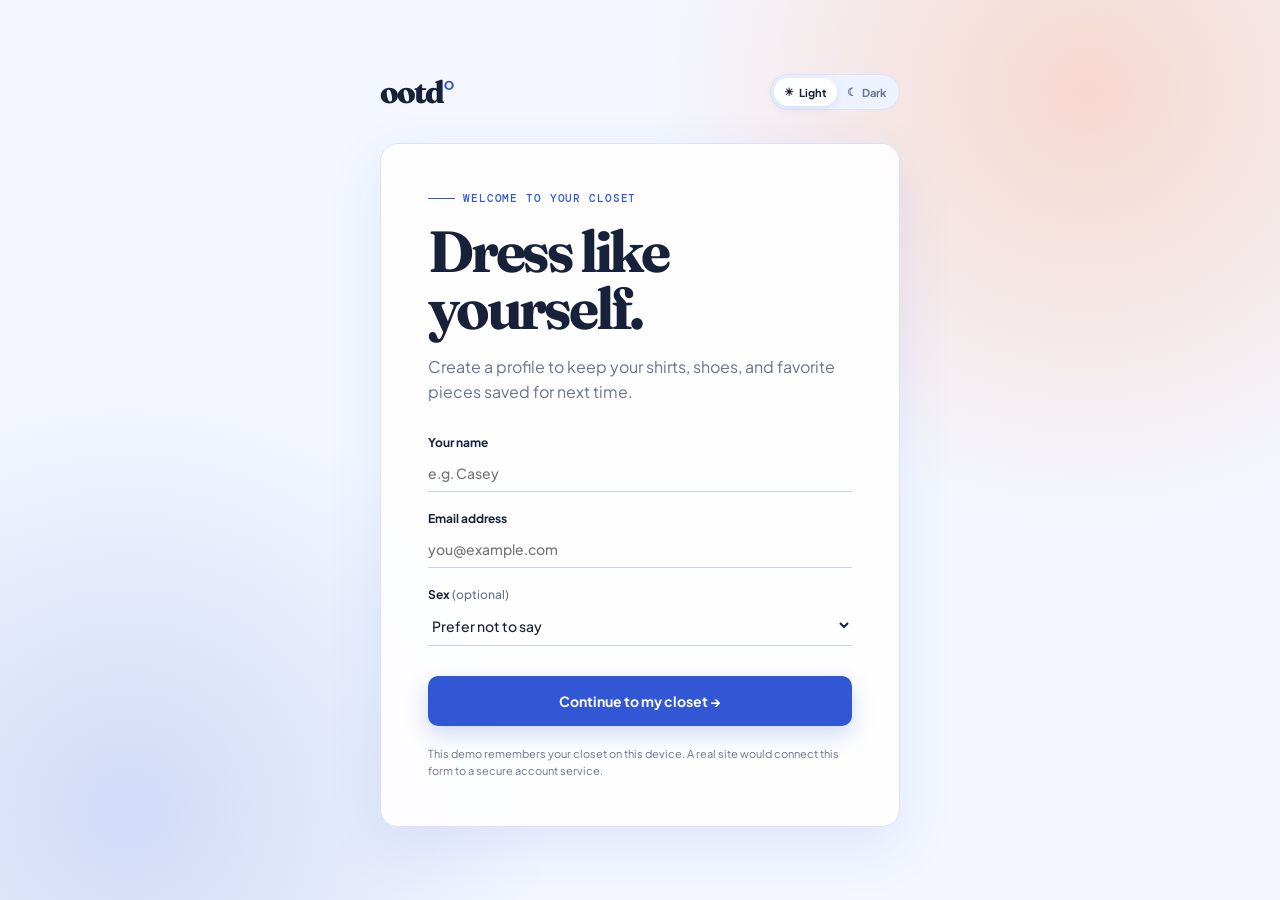
<file: index.html>
<!doctype html>
<html lang="en">
  <head>
    <meta charset="UTF-8" />
    <meta name="viewport" content="width=device-width, initial-scale=1.0" />
    <meta name="description" content="OOTD is your personal outfit picker." />
    <title>OOTD — Your daily style sidekick</title>
    <link rel="preconnect" href="https://fonts.googleapis.com" />
    <link rel="preconnect" href="https://fonts.gstatic.com" crossorigin />
    <link href="https://fonts.googleapis.com/css2?family=DM+Mono:wght@400;500&family=Fraunces:opsz,wght@9..144,600;9..144,700;9..144,800&family=Plus+Jakarta+Sans:wght@400;500;600;700;800&display=swap" rel="stylesheet" />
    <link rel="stylesheet" href="styles.css" />
  </head>
  <body>
    <div class="ambient ambient-one"></div>
    <div class="ambient ambient-two"></div>
    <header class="site-header">
      <a class="brand" href="#top" aria-label="OOTD Home">ootd<span>°</span></a>
      <nav aria-label="Main navigation">
        <a class="active" href="#generator">Pick an outfit</a>
        <a href="#closet">My closet <span class="nav-count" id="closetCount">6</span></a>
      </nav>
      <div class="account-menu"><a class="header-cta" href="#generator">Create outfit</a><span class="account-name" id="accountName">My closet</span><button class="theme-button" type="button" data-theme-toggle aria-label="Switch to dark mode" title="Switch to dark mode"><span aria-hidden="true">☾</span></button><button class="profile-button" id="logoutButton" aria-label="Sign out" title="Sign out">ME</button></div>
    </header>

    <main id="top">
      <section class="hero" aria-labelledby="heroTitle">
        <div class="eyebrow"><span></span> Your personal style sidekick</div>
        <h1 id="heroTitle">Getting dressed<br />should feel <em>easy.</em></h1>
        <p>Build your closet once, then let OOTD make the little decisions for you.</p>
        <a class="text-link" href="#generator">Make today’s outfit <span>↘</span></a>
        <div class="hero-doodle" aria-hidden="true">
          <div class="sun"><i></i><i></i><i></i><i></i></div>
          <span>good<br />morning</span>
        </div>
      </section>

      <section class="generator section-card" id="generator" aria-labelledby="generatorTitle">
        <div class="section-heading">
          <div><span class="section-number">01</span><h2 id="generatorTitle">What are we feeling?</h2></div>
          <p>Tell us what you need and we’ll pull a look from your closet.</p>
        </div>
        <form id="outfitForm" class="outfit-form">
          <label class="field-label" for="occasion">The occasion</label>
          <div class="occasion-pills" role="group" aria-label="Occasion">
            <button type="button" class="pill selected" data-occasion="Everyday">Everyday</button>
            <button type="button" class="pill" data-occasion="Going out">Going out</button>
            <button type="button" class="pill" data-occasion="Work / school">Work / school</button>
            <button type="button" class="pill" data-occasion="Cozy day">Cozy day</button>
          </div>
          <input type="hidden" id="occasion" value="Everyday" />
          <div class="form-grid">
            <label class="select-field">Weather
              <select id="weather"><option>Warm</option><option>Cool</option><option>Rainy</option><option>Any weather</option></select>
            </label>
            <label class="select-field">Vibe
              <select id="vibe"><option>Surprise me</option><option>Casual</option><option>Put together</option><option>Bold</option></select>
            </label>
          </div>
          <div class="toggle-row">
            <span><strong>Include accessories</strong><small>Pick from watches, glasses & more</small></span>
            <label class="switch"><input id="accessories" type="checkbox" checked /><span></span></label>
          </div>
          <button class="generate-button" type="submit"><span>✦</span> Create my outfit</button>
        </form>
      </section>

      <section id="result" class="result hidden" aria-live="polite">
        <div class="result-intro"><span class="section-number">Today’s pick</span><h2>Here’s your look.</h2><p id="resultSummary">A little something pulled just for you.</p></div>
        <div class="outfit-display" id="outfitDisplay"></div>
        <div class="result-actions"><button id="reroll" class="secondary-button">↻ Pick another</button><a href="#closet" class="text-link">Edit my closet <span>↘</span></a></div>
      </section>

      <section class="closet section-card" id="closet" aria-labelledby="closetTitle">
        <div class="section-heading closet-heading">
          <div><span class="section-number">02</span><h2 id="closetTitle">Your closet</h2></div>
          <p>The more you add, the better the outfits get.</p>
        </div>
        <div class="closet-layout">
          <form id="addItemForm" class="add-item-form">
            <h3>Add a piece</h3>
            <label>Item name<input id="itemName" required placeholder="e.g. Ribbed t-shirt" /></label>
            <div class="small-fields"><label>Type<select id="itemType"><option>Top</option><option>Bottom</option><option>Dress</option><option>Shoes</option><option>Hat</option><option>Watch</option><option>Accessory</option><option>Layer</option></select></label><label>Color<input id="itemColor" required placeholder="e.g. Forest green" /><small class="color-hint">The item picture updates to this color.</small></label></div>
            <label>Size <input id="itemSize" placeholder="e.g. Medium" /></label>
            <button class="add-button" type="submit">Add to closet <span>+</span></button>
          </form>
          <div class="closet-items" id="closetScene"><div class="closet-toolbar"><h3>Everything you own</h3><div class="filters" id="filters"><button class="filter active" data-filter="All">All</button><button class="filter" data-filter="Top">Tops</button><button class="filter" data-filter="Bottom">Bottoms</button><button class="filter" data-filter="Dress">Dresses</button><button class="filter" data-filter="Shoes">Shoes</button><button class="filter" data-filter="Hat">Hats</button><button class="filter" data-filter="Watch">Watches</button></div></div><p class="closet-tip">Choose a piece and pull it out of the closet.</p><div class="wardrobe"><div class="wardrobe-rail" aria-hidden="true"></div><div id="itemsGrid" class="items-grid"></div></div></div>
        </div>
      </section>
    </main>
    <footer><span>OOTD</span><p>Made for uncomplicated mornings.</p><span>© 2025</span></footer>
    <script src="theme.js"></script>
    <script src="script.js"></script>
  </body>
</html>
</file>
<file: styles.css>
:root {
  --ink:#17213a; --paper:#f4f7ff; --orange:#3157d5; --yellow:#ff8652;
  --line:#dbe2f3; --muted:#68738c;
  --surface:#ffffff; --surface-soft:#edf2ff; --primary-soft:#e5ebff; --accent-soft:#fff0e9;
  --card:rgba(255,255,255,.9); --field-line:#c7d1e8;
}
[data-theme="dark"]{--ink:#f8eded;--paper:#171112;--orange:#e58a96;--yellow:#f0b4ae;--line:#493336;--muted:#baa9ac;--surface:#241a1c;--surface-soft:#302225;--primary-soft:#4a292f;--accent-soft:#44262a;--card:rgba(36,26,28,.94);--field-line:#5b4145}
* { box-sizing:border-box; }
html { scroll-behavior:smooth; }
body { margin:0; background:var(--paper); color:var(--ink); font-family:'Plus Jakarta Sans',sans-serif; }
.ambient { position:fixed; border-radius:50%; filter:blur(70px); opacity:.2; pointer-events:none; z-index:-1; }
.ambient-one { width:340px; height:340px; background:var(--yellow); top:-110px; right:-70px; }
.ambient-two { width:300px; height:300px; background:var(--orange); bottom:10%; left:-150px; }
.site-header { height:78px; max-width:1240px; margin:auto; padding:0 28px; display:flex; align-items:center; justify-content:space-between; border-bottom:1px solid var(--line); }
.brand { font:800 31px 'Fraunces',serif; letter-spacing:-2px; color:var(--ink); text-decoration:none; }
.brand span { color:var(--orange); }
nav,.account-menu { display:flex; align-items:center; gap:24px; }
nav a { color:var(--muted); text-decoration:none; font-size:14px; font-weight:600; }
nav a.active,nav a:hover { color:var(--ink); }
.nav-count { display:inline-grid; place-items:center; width:20px; height:20px; margin-left:4px; border-radius:50%; background:var(--primary-soft); font-size:11px; color:var(--orange); }
.account-name { font-size:12px; font-weight:600; color:var(--muted); }
.profile-button { width:34px; height:34px; border:0; border-radius:50%; background:var(--ink); color:var(--paper); font:500 11px 'DM Mono'; cursor:pointer; }
.theme-button{display:grid;place-items:center;width:34px;height:34px;padding:0;border:1px solid var(--line);border-radius:50%;background:var(--surface);color:var(--ink);font-size:16px;cursor:pointer;transition:transform .2s,background .2s}.theme-button:hover{transform:rotate(10deg);background:var(--primary-soft)}
.header-cta{padding:9px 14px;border-radius:8px;background:var(--orange);color:#fff;font-size:12px;font-weight:700;text-decoration:none;box-shadow:0 5px 14px color-mix(in srgb,var(--orange) 24%,transparent);transition:transform .2s,filter .2s}.header-cta:hover{filter:brightness(.96);transform:translateY(-1px)}
main { max-width:1100px; margin:auto; padding:0 28px 90px; }
.hero { position:relative; max-width:680px; padding:100px 0 108px; }
.eyebrow,.section-number { font:500 11px 'DM Mono'; letter-spacing:.08em; text-transform:uppercase; color:var(--orange); }
.eyebrow { display:flex; gap:8px; align-items:center; }
.eyebrow span { width:27px; border-top:1px solid var(--orange); }
h1 { margin:18px 0 24px; font:700 clamp(50px,8vw,88px)/.98 'Fraunces',serif; letter-spacing:-.055em; }
h1 em { color:var(--orange); font-weight:600; }
p { color:var(--muted); line-height:1.55; }
.hero p { max-width:445px; font-size:17px; }
.text-link { display:inline-flex; gap:8px; margin-top:19px; padding-bottom:4px; border-bottom:1px solid var(--ink); color:var(--ink); font-size:14px; font-weight:700; text-decoration:none; }
.text-link span { color:var(--orange); font-size:18px; line-height:13px; }
.hero-doodle { position:absolute; right:-210px; top:130px; width:210px; height:150px; transform:rotate(-7deg); color:var(--muted); font:600 19px 'Fraunces'; }
.hero-doodle span { position:absolute; right:4px; bottom:0; line-height:.95; }
.sun { position:absolute; left:20px; top:4px; width:42px; height:42px; border:2px solid var(--yellow); border-radius:50%; }
.sun i { position:absolute; left:19px; top:-13px; width:2px; height:8px; background:var(--yellow); transform-origin:1px 34px; }
.sun i:nth-child(2){transform:rotate(90deg)}.sun i:nth-child(3){transform:rotate(180deg)}.sun i:nth-child(4){transform:rotate(270deg)}
.section-card { padding:48px; border:1px solid var(--line); border-radius:18px; background:var(--card); box-shadow:0 16px 40px rgba(49,87,213,.07); }
.section-heading { display:flex; justify-content:space-between; gap:40px; align-items:flex-start; padding-bottom:27px; border-bottom:1px solid var(--line); }
.section-heading h2,.result h2 { margin:8px 0 0; font:700 37px/1 'Fraunces'; letter-spacing:-.045em; }
.section-heading p { max-width:255px; margin:0; font-size:14px; }
.outfit-form { max-width:670px; padding-top:30px; }
.field-label,.select-field,.add-item-form label { display:block; margin-bottom:12px; font-size:13px; font-weight:700; }
.occasion-pills,.filters { display:flex; flex-wrap:wrap; gap:8px; }
.occasion-pills { margin-bottom:25px; }
.pill,.filter { padding:10px 15px; border:1px solid transparent; border-radius:50px; background:var(--surface-soft); color:#52617e; font:600 12px 'Plus Jakarta Sans'; cursor:pointer; }
.pill.selected { background:var(--ink); color:#fff; }
.form-grid,.small-fields { display:grid; grid-template-columns:1fr 1fr; gap:16px; }
.select-field { margin:0; color:var(--muted); }
.select-field select,.add-item-form input,.add-item-form select,.login-form input,.login-form select { display:block; width:100%; margin-top:3px; padding:11px 0 9px; border:0; border-bottom:1px solid var(--field-line); border-radius:0; outline-color:var(--orange); background:transparent; color:var(--ink); font:500 14px 'Plus Jakarta Sans'; }
.toggle-row { display:flex; justify-content:space-between; align-items:center; margin-top:29px; padding-top:21px; border-top:1px solid var(--line); }
.toggle-row strong,.toggle-row small { display:block; }.toggle-row strong { font-size:13px; }.toggle-row small { margin-top:3px; color:var(--muted); font-size:12px; }
.switch input { display:none; }.switch span { display:block; width:43px; height:24px; padding:3px; border-radius:20px; background:#d9d5cc; cursor:pointer; }.switch span:before { content:''; display:block; width:18px; height:18px; border-radius:50%; background:#fff; transition:.2s; }.switch input:checked+span { background:var(--orange); }.switch input:checked+span:before { transform:translateX(19px); }
.generate-button { width:100%; margin-top:29px; padding:16px 18px; border:0; border-radius:10px; background:var(--orange); color:#fff; font:700 14px 'Plus Jakarta Sans'; cursor:pointer; box-shadow:0 9px 22px rgba(49,87,213,.22); transition:.2s; }.generate-button:hover,.add-button:hover { filter:brightness(.96); transform:translateY(-2px); }
.result { margin-top:28px; padding:47px 48px 38px; border-radius:18px; background:linear-gradient(135deg,#ff8652,#ff9d75); box-shadow:0 18px 40px rgba(255,134,82,.18); }.hidden { display:none; }.result-intro h2{margin-top:7px;color:#fff}.result-intro p{margin:10px 0 24px;color:#672c18}.result .section-number{color:#fff}.result .text-link{border-color:#fff;color:#fff}.result .text-link span{color:#fff}
.outfit-display { display:grid; grid-template-columns:1.35fr repeat(4,1fr); gap:12px; }
.model-card { position:relative; min-height:210px; overflow:hidden; display:flex; justify-content:center; border:1px solid rgba(23,33,58,.1); border-radius:12px; background:#fff7f3; }
.model-label,.model-caption { position:absolute; z-index:2; color:#8b7540; font:500 9px 'DM Mono'; letter-spacing:.06em; text-transform:uppercase; }.model-label{top:13px;left:14px}.model-caption{bottom:12px;text-align:center}
.fashion-model{position:relative;width:108px;height:188px;margin-top:21px}.model-head{position:absolute;top:0;left:38px;width:32px;height:37px;border-radius:48% 48% 44% 44%;background:#d99b72;z-index:3}.model-head:before{content:'';position:absolute;top:-4px;left:-3px;width:38px;height:17px;border-radius:50% 55% 38% 42%;background:#312520}.model-neck{position:absolute;top:31px;left:48px;width:13px;height:18px;background:#d99b72}.model-top{position:absolute;top:43px;left:23px;width:63px;height:61px;background:var(--top-color);clip-path:polygon(25% 0,75% 0,100% 20%,86% 100%,14% 100%,0 20%)}.model-top i,.model-top b{position:absolute;top:11px;width:15px;height:53px;background:var(--top-color);border-radius:9px}.model-top i{left:-8px;transform:rotate(8deg)}.model-top b{right:-8px;transform:rotate(-8deg)}.model-bottom{position:absolute;top:101px;left:31px;width:48px;height:61px;background:var(--bottom-color);clip-path:polygon(0 0,100% 0,88% 100%,56% 100%,50% 29%,44% 100%,12% 100%)}.model-shoes{position:absolute;top:160px;left:28px;width:55px;height:18px}.model-shoes i,.model-shoes b{position:absolute;bottom:0;width:27px;height:10px;border-radius:8px 8px 4px 4px;background:var(--shoe-color)}.model-shoes i{left:0}.model-shoes b{right:0}
.outfit-piece { display:flex; flex-direction:column; justify-content:space-between; min-height:152px; padding:17px; border:1px solid rgba(23,33,58,.1); border-radius:12px; background:#fff8f4; }.piece-icon{font-size:34px;line-height:1}.piece-type{font:500 10px 'DM Mono';letter-spacing:.06em;text-transform:uppercase;color:#9e4828}.piece-name{margin-top:7px;font:700 15px 'Plus Jakarta Sans';line-height:1.2}.piece-meta{margin-top:3px;color:#8a5847;font-size:12px}
.result-actions { display:flex; justify-content:space-between; align-items:center; margin-top:24px; }.secondary-button { padding:10px 14px; border:1px solid #fff; border-radius:8px; background:rgba(255,255,255,.15); color:#fff; font:700 12px 'Plus Jakarta Sans'; cursor:pointer; }.result .text-link{margin:0}
.closet { margin-top:80px; }.closet-layout { display:grid; grid-template-columns:275px 1fr; gap:55px; padding-top:34px; }.add-item-form{padding:23px;background:var(--surface-soft)}.add-item-form h3,.closet-toolbar h3{margin:0 0 23px;font:700 19px 'Fraunces'}.add-item-form label{margin-bottom:19px;color:#64708b;font-size:11px}.add-button{width:100%;margin-top:5px;padding:12px;border:0;border-radius:8px;background:var(--ink);color:#fff;font:700 12px 'Plus Jakarta Sans';cursor:pointer}.closet-toolbar{display:flex;justify-content:space-between;align-items:center;margin-bottom:17px}.closet-toolbar h3{margin:0}.filter{padding:6px 9px;font-size:11px}.filter.active{background:var(--primary-soft);color:var(--orange)}.items-grid{display:grid;grid-template-columns:repeat(2,1fr);gap:10px}.closet-item{position:relative;min-height:118px;padding:15px;border:1px solid var(--line);background:#fff}.item-swatch{width:25px;height:25px;margin-bottom:12px;border:1px solid rgba(0,0,0,.09);border-radius:50%}.item-type{color:var(--orange);font:500 10px 'DM Mono';letter-spacing:.04em;text-transform:uppercase}.item-name{margin-top:3px;font-size:13px;font-weight:700}.item-details{margin-top:2px;color:var(--muted);font-size:11px}.remove{position:absolute;top:8px;right:8px;border:0;background:transparent;color:#a7afc0;font-size:18px;cursor:pointer}
.color-hint{display:block;margin-top:5px;color:#938d83;font-size:9px;font-weight:500;line-height:1.25}.garment{position:relative;width:42px;height:32px;margin:0 0 8px;background:var(--garment-color)}.garment-top{width:32px;height:30px;margin-left:5px;border-radius:3px 3px 6px 6px}.garment-top:before,.garment-top:after{content:'';position:absolute;top:2px;width:15px;height:16px;background:var(--garment-color)}.garment-top:before{left:-10px;clip-path:polygon(100% 0,100% 100%,0 75%,15% 10%)}.garment-top:after{right:-10px;clip-path:polygon(0 0,0 100%,100% 75%,85% 10%)}.garment-top i{position:absolute;z-index:2;top:0;left:10px;width:12px;height:6px;border:2px solid #fff;border-top:0;border-radius:0 0 8px 8px}.garment-bottom{width:32px;height:34px;margin-left:5px;clip-path:polygon(0 0,100% 0,86% 100%,54% 100%,50% 28%,45% 100%,13% 100%)}.garment-shoes{width:42px;height:15px;margin-top:15px;border-radius:12px 4px 5px 5px}.garment-accessory{width:25px;height:25px;margin-left:8px;border:5px solid var(--garment-color);border-radius:50%;background:transparent}.garment-layer{width:32px;height:32px;margin-left:5px;border-radius:5px;background:var(--garment-color);box-shadow:-6px 2px 0 color-mix(in srgb,var(--garment-color) 80%,#fff)}
.garment-hat{width:31px;height:19px;margin:5px 0 8px 6px;border-radius:15px 15px 3px 3px}.garment-hat:after{content:'';position:absolute;left:-7px;bottom:-4px;width:45px;height:7px;border-radius:50%;background:var(--garment-color);box-shadow:0 2px 0 rgba(0,0,0,.1)}.garment-watch{width:17px;height:25px;margin:2px 0 10px 12px;border:5px solid var(--garment-color);border-radius:50%;background:var(--surface)}.garment-watch:before,.garment-watch:after{content:'';position:absolute;left:2px;width:5px;height:9px;background:var(--garment-color)}.garment-watch:before{top:-11px}.garment-watch:after{bottom:-11px}.garment-watch i{position:absolute;top:3px;left:5px;width:1px;height:5px;background:var(--ink);transform-origin:bottom;transform:rotate(35deg)}
footer{display:flex;justify-content:space-between;padding:27px max(28px,calc((100vw - 1100px)/2));border-top:1px solid var(--line);color:var(--muted);font-size:12px}footer span:first-child{color:var(--ink);font:700 18px 'Fraunces'}footer p{margin:0;font-size:12px}
.login-page{min-height:100vh;display:grid;place-items:center;padding:32px;background:radial-gradient(circle at 85% 10%,color-mix(in srgb,var(--yellow) 28%,transparent) 0,transparent 32%),radial-gradient(circle at 10% 90%,color-mix(in srgb,var(--orange) 18%,transparent) 0,transparent 30%),var(--paper)}.login-wrap{width:min(100%,520px);padding:0}.login-topbar{display:flex;align-items:center;justify-content:space-between;margin-bottom:32px}.login-brand{display:block;margin:0}.theme-choice{display:flex;padding:3px;border:1px solid var(--line);border-radius:999px;background:var(--surface-soft)}.theme-choice button{display:flex;align-items:center;gap:5px;padding:7px 10px;border:0;border-radius:999px;background:transparent;color:var(--muted);font:700 11px 'Plus Jakarta Sans';cursor:pointer}.theme-choice button.active{background:var(--surface);color:var(--ink);box-shadow:0 2px 8px rgba(49,87,213,.12)}.login-card{padding:47px;border:1px solid var(--line);border-radius:18px;background:var(--card);box-shadow:0 20px 55px rgba(49,87,213,.1)}.login-card h1{font-size:58px;margin-bottom:18px}.login-form{margin-top:30px}.login-form label{display:block;margin-top:19px;font-size:12px;font-weight:700}.login-form .generate-button{margin-top:30px}.login-note{margin:19px 0 0;font-size:11px}
.optional{color:var(--muted);font-weight:500}
@media(max-width:760px){.site-header{padding:0 20px}nav{display:none}.account-menu{gap:10px}.account-name{display:none}.header-cta{padding:8px 10px}main{padding:0 20px 55px}.hero{padding:70px 0}.hero-doodle{display:none}.section-card,.result{padding:28px 22px}.section-heading,.closet-toolbar{display:block}.section-heading p{margin-top:16px}.closet-layout{grid-template-columns:1fr;gap:26px}.outfit-display{grid-template-columns:1fr 1fr}.model-card{grid-column:span 2}.closet-toolbar h3{margin-bottom:12px}.items-grid{grid-template-columns:1fr 1fr}footer{padding:22px 20px}.form-grid{gap:10px}.login-page{padding:20px}.login-card{padding:30px 24px}.login-card h1{font-size:48px}}
.dress-form{position:relative;width:112px;height:187px;margin-top:17px}.mannequin-finial{position:absolute;z-index:3;top:0;left:51px;width:10px;height:15px;border-radius:50% 50% 35% 35%;background:#594236}.mannequin-finial:before{content:'';position:absolute;top:-4px;left:3px;width:4px;height:7px;border-radius:50%;background:#866957}.mannequin-neck{position:absolute;z-index:2;top:13px;left:45px;width:21px;height:21px;border-radius:45% 45% 25% 25%;background:#eee7dc;border:1px solid #d8ccbd}.mannequin-torso{position:absolute;z-index:2;top:27px;left:24px;width:64px;height:94px;overflow:hidden;border:1px solid #d8ccbd;border-radius:42% 42% 16% 16%/16% 16% 9% 9%;background:#eee7dc}.mannequin-top{height:52%;background:var(--top-color)}.mannequin-bottom{height:48%;background:var(--bottom-color);border-top:2px solid rgba(255,255,255,.45)}.mannequin-pole{position:absolute;z-index:1;top:116px;left:54px;width:5px;height:47px;border-radius:4px;background:#493a32}.mannequin-base{position:absolute;bottom:9px;left:22px;width:70px;height:11px;border-radius:50% 50% 5px 5px;background:#493a32;box-shadow:0 3px 0 #2f2520}
.photo-mannequin{position:absolute;inset:24px 8px 23px;overflow:hidden;display:flex;justify-content:center;background:#f9f8f6}.photo-mannequin img{width:100%;height:100%;object-fit:contain;object-position:center top;filter:contrast(.96) brightness(1.04)}.photo-mannequin i{position:absolute;top:0;left:0;width:37%;height:5%;background:#f9f8f6}
.fake-person{position:relative;width:108px;height:188px;margin-top:21px}.fake-head{position:absolute;z-index:3;top:0;left:38px;width:32px;height:37px;border:1px solid #d9d4ca;border-radius:48% 48% 44% 44%;background:#f0eee9}.fake-head:after{content:'';position:absolute;top:15px;left:9px;width:13px;height:4px;border-bottom:1px solid #c5bfb4;border-radius:50%}.fake-neck{position:absolute;top:31px;left:48px;width:13px;height:18px;background:#f0eee9}.fake-top{position:absolute;top:43px;left:23px;width:63px;height:61px;background:var(--top-color);clip-path:polygon(25% 0,75% 0,100% 20%,86% 100%,14% 100%,0 20%)}.fake-top i,.fake-top b{position:absolute;top:11px;width:15px;height:53px;background:#f0eee9;border:1px solid #d9d4ca;border-radius:9px}.fake-top i{left:-8px;transform:rotate(8deg)}.fake-top b{right:-8px;transform:rotate(-8deg)}.fake-bottom{position:absolute;top:101px;left:31px;width:48px;height:61px;background:var(--bottom-color);clip-path:polygon(0 0,100% 0,88% 100%,56% 100%,50% 29%,44% 100%,12% 100%)}.fake-shoes{position:absolute;top:160px;left:28px;width:55px;height:18px}.fake-shoes i,.fake-shoes b{position:absolute;bottom:0;width:27px;height:10px;border:1px solid rgba(0,0,0,.12);border-radius:8px 8px 4px 4px;background:var(--shoe-color)}.fake-shoes i{left:0}.fake-shoes b{right:0}
.fake-dress{position:absolute;top:43px;left:24px;width:62px;height:118px;background:var(--dress-color);clip-path:polygon(25% 0,75% 0,92% 19%,74% 42%,100% 100%,0 100%,26% 42%,8% 19%);box-shadow:inset 5px 0 rgba(255,255,255,.12),inset -4px -3px rgba(0,0,0,.08)}.garment-dress{width:32px;height:38px;margin-left:5px;border-radius:5px 5px 1px 1px;clip-path:polygon(25% 0,75% 0,83% 25%,100% 100%,0 100%,17% 25%);box-shadow:inset 5px 0 rgba(255,255,255,.12),inset -4px -3px rgba(0,0,0,.08)}
.fake-dress{border-radius:7px 7px 2px 2px;clip-path:polygon(27% 0,42% 0,50% 7%,58% 0,73% 0,88% 22%,72% 40%,100% 100%,0 100%,28% 40%,12% 22%)}.fake-dress:before{content:'';position:absolute;top:35%;left:13%;width:74%;height:3px;background:rgba(255,255,255,.6);box-shadow:0 2px rgba(0,0,0,.08)}.fake-dress:after{content:'';position:absolute;top:6px;left:24px;width:14px;height:7px;border:2px solid rgba(255,255,255,.72);border-top:0;border-radius:0 0 8px 8px}.garment-dress{width:34px;height:39px;margin-left:4px;border-radius:6px 6px 2px 2px;clip-path:polygon(25% 0,42% 0,50% 9%,58% 0,75% 0,88% 25%,100% 100%,0 100%,12% 25%);box-shadow:inset 5px 0 rgba(255,255,255,.14),inset -4px -3px rgba(0,0,0,.1)}.garment-dress:before{content:'';position:absolute;top:13px;left:6px;width:22px;height:2px;background:rgba(255,255,255,.6)}.garment-dress:after{content:'';position:absolute;top:3px;left:11px;width:10px;height:5px;border:1px solid rgba(255,255,255,.75);border-top:0;border-radius:0 0 7px 7px}.mannequin-dress{position:absolute;inset:0;background:var(--dress-color);clip-path:polygon(26% 0,43% 0,50% 7%,57% 0,74% 0,88% 20%,72% 41%,100% 100%,0 100%,28% 41%,12% 20%);box-shadow:inset 6px 0 rgba(255,255,255,.14),inset -4px -3px rgba(0,0,0,.08)}.mannequin-dress:before{content:'';position:absolute;top:38%;left:12%;width:76%;height:3px;background:rgba(255,255,255,.65);box-shadow:0 2px rgba(0,0,0,.08)}.mannequin-dress:after{content:'';position:absolute;top:4px;left:24px;width:14px;height:7px;border:2px solid rgba(255,255,255,.75);border-top:0;border-radius:0 0 8px 8px}
.dress-form.dress-look .mannequin-torso{top:27px;left:12px;width:88px;height:123px;border:0;border-radius:0;background:transparent;overflow:visible}.dress-form.dress-look .mannequin-pole{top:146px}.dress-form.dress-look .mannequin-dress{filter:drop-shadow(2px 4px 2px rgba(61,42,20,.16))}
.piece-icon{display:grid;place-items:center;width:43px;height:43px;border:1px solid rgba(255,134,82,.2);border-radius:12px;background:var(--accent-soft);font-size:22px;box-shadow:inset 0 1px rgba(255,255,255,.8),0 3px 6px rgba(255,134,82,.08)}.closet{position:relative;perspective:1100px}.closet:before{content:'';position:absolute;inset:16px -11px -14px 11px;z-index:-1;border:1px solid #cdd8f3;border-radius:18px;background:#dfe7fa;transform:rotateX(2deg) rotateY(-1deg);box-shadow:0 23px 36px rgba(49,87,213,.1)}.add-item-form{border:1px solid #d4def4;border-radius:12px;box-shadow:7px 9px 0 #dce5f8}.closet-items{padding:12px;border-radius:12px;background:linear-gradient(135deg,#f4f7ff,#e8eefc);border:1px solid #d7e0f3;box-shadow:inset 0 1px rgba(255,255,255,.8),0 14px 24px rgba(49,87,213,.07)}.closet-item{overflow:hidden;border-color:#d9e1f1;border-radius:10px;box-shadow:0 7px 0 #d9e2f5,0 12px 17px rgba(49,87,213,.08);transform:translateZ(0);transition:transform .2s ease,box-shadow .2s ease}.closet-item:before{content:'';position:absolute;inset:0;background:linear-gradient(125deg,rgba(255,255,255,.72),transparent 38%);pointer-events:none}.closet-item:hover{z-index:2;transform:translateY(-5px) rotateX(3deg) rotateY(-2deg);box-shadow:0 10px 0 #d9e2f5,0 20px 24px rgba(49,87,213,.14)}.garment{filter:drop-shadow(2px 4px 2px rgba(23,33,58,.16));transform:translateY(-1px)}.garment-top{box-shadow:inset 5px 0 rgba(255,255,255,.13),inset -4px -3px rgba(0,0,0,.08)}.garment-bottom{box-shadow:inset 4px 0 rgba(255,255,255,.12)}.garment-shoes{box-shadow:inset 4px 0 rgba(255,255,255,.17),0 2px 0 rgba(0,0,0,.1)}
.piece-icon .garment{margin:0;transform:scale(.72);filter:drop-shadow(1px 2px 1px rgba(23,33,58,.16))}.piece-icon .garment-shoes{margin-top:0}.piece-icon .garment-accessory{margin-left:0}.piece-icon .garment-layer{margin-left:0}.piece-icon .garment-dress{margin-left:0}
.find-item{display:inline-flex;align-items:center;gap:5px;margin-top:11px;padding:0 0 3px;border:0;border-bottom:1px solid currentColor;background:transparent;color:#8a5847;font:700 10px 'Plus Jakarta Sans';cursor:pointer}.find-item:hover{color:var(--orange)}.closet-item.located{animation:locate-item 1.8s ease;outline:3px solid var(--yellow);outline-offset:4px}@keyframes locate-item{0%,35%{transform:translateY(-5px) scale(1.035);box-shadow:0 0 0 8px color-mix(in srgb,var(--yellow) 25%,transparent)}100%{transform:translateZ(0)}}
[data-theme="dark"] .find-item{color:#87412b}
.wardrobe .closet-item{overflow:visible}
.wardrobe .closet-item{cursor:pointer;touch-action:manipulation;-webkit-tap-highlight-color:transparent}.wardrobe .closet-item:active{transform:translateY(3px)}.wardrobe .closet-item.pulled:active{transform:translateY(18px) translateZ(180px) scale(1.12)}
.wardrobe .closet-item.pulled{transition:none;transform:translateY(12px) translateZ(210px) scale(1.24)}.wardrobe .closet-item.pulled:hover,.wardrobe .closet-item.pulled:active{transform:translateY(12px) translateZ(210px) scale(1.24)}
.hat-rack .closet-item[data-type="Hat"] .hanger{display:block;position:absolute;top:-25px;left:50%;width:52px;height:28px;transform:translateX(-50%);border-right:3px solid #66584b;border-bottom:3px solid #66584b;border-left:3px solid #66584b;clip-path:polygon(50% 0,100% 100%,0 100%)}.hat-rack .closet-item[data-type="Hat"] .hanger:before{content:'';position:absolute;top:-14px;left:21px;width:10px;height:15px;border:3px solid #66584b;border-bottom:0;border-radius:9px 9px 0 0}.hat-rack .wardrobe{background:linear-gradient(90deg,rgba(70,35,19,.1) 1px,transparent 1px),linear-gradient(180deg,#dfb887,#bd8657);background-size:54px 100%,100% 100%}
.watch-drawer .wardrobe{min-height:360px;padding:88px 30px 45px;border-top-width:26px;background:linear-gradient(90deg,rgba(85,48,26,.12) 1px,transparent 1px),linear-gradient(180deg,#bd8254 0 18%,#d5a474 18% 48%,#a96e46 48% 52%,#c78d5e 52% 82%,#925b3b 82%);background-size:64px 100%,100% 100%;box-shadow:inset 0 0 0 4px #6f422d,inset 0 18px 30px rgba(53,27,15,.3),0 15px 25px rgba(38,22,14,.18)}.watch-drawer .wardrobe-rail{display:none}.watch-drawer .wardrobe:before{content:'';position:absolute;z-index:1;top:19px;left:50%;width:70px;height:10px;transform:translateX(-50%);border:3px solid #68422e;border-top:0;border-radius:0 0 12px 12px;background:#b9845e;box-shadow:0 3px 4px rgba(54,29,17,.25)}.watch-drawer .wardrobe:after{left:12px;right:12px;bottom:18px;height:22px;border:3px solid #73452e;border-radius:3px;background:#9b603f;box-shadow:inset 0 5px 8px rgba(55,28,15,.2)}.watch-drawer .items-grid{grid-template-columns:repeat(2,minmax(0,1fr));gap:18px}.watch-drawer .closet-item{border-radius:10px;background:#f8efe4;box-shadow:0 7px 0 rgba(91,50,29,.28),0 14px 20px rgba(58,31,18,.22)}[data-theme="dark"] .watch-drawer .wardrobe{background:linear-gradient(180deg,#503326 0 18%,#684532 18% 48%,#342119 48% 52%,#5a3829 52% 82%,#2d1b15 82%)}
.closet-tip{margin:-8px 0 16px;color:var(--muted);font-size:11px}.wardrobe{position:relative;min-height:410px;padding:72px 28px 32px;border:12px solid #8b583c;border-top-width:16px;border-radius:7px;background:linear-gradient(90deg,rgba(70,35,19,.13) 1px,transparent 1px),linear-gradient(180deg,#d8ad7c,#c28d5e);background-size:54px 100%,100% 100%;box-shadow:inset 0 0 0 4px #6f422d,inset 0 15px 30px rgba(73,37,19,.24),0 15px 25px rgba(38,22,14,.13);perspective:900px}.wardrobe:after{content:'';position:absolute;left:0;right:0;bottom:112px;height:12px;border-top:3px solid #6f422d;border-bottom:3px solid #9c6847;background:#7e4c32;box-shadow:0 7px 12px rgba(59,31,17,.24)}.wardrobe-rail{position:absolute;z-index:1;top:43px;left:25px;right:25px;height:8px;border-radius:8px;background:linear-gradient(#e9d8bd,#9b8265);box-shadow:0 3px 5px rgba(50,31,20,.35)}.wardrobe-rail:before,.wardrobe-rail:after{content:'';position:absolute;top:-5px;width:8px;height:18px;border-radius:3px;background:#765039}.wardrobe-rail:before{left:4px}.wardrobe-rail:after{right:4px}.wardrobe .items-grid{position:relative;z-index:2;grid-template-columns:repeat(2,minmax(0,1fr));gap:22px 16px;transform-style:preserve-3d}.wardrobe .closet-item{min-height:176px;padding:30px 15px 14px;border-color:rgba(85,47,27,.25);border-radius:4px;background:#fffaf2;box-shadow:0 7px 0 rgba(103,61,36,.28),0 12px 18px rgba(65,35,19,.2);transform-origin:top center}.hanger{display:none}.closet-item[data-type="Top"] .hanger,.closet-item[data-type="Dress"] .hanger,.closet-item[data-type="Layer"] .hanger{display:block;position:absolute;top:-25px;left:50%;width:52px;height:28px;transform:translateX(-50%);border-right:3px solid #66584b;border-bottom:3px solid #66584b;border-left:3px solid #66584b;clip-path:polygon(50% 0,100% 100%,0 100%)}.closet-item[data-type="Top"] .hanger:before,.closet-item[data-type="Dress"] .hanger:before,.closet-item[data-type="Layer"] .hanger:before{content:'';position:absolute;top:-14px;left:21px;width:10px;height:15px;border:3px solid #66584b;border-bottom:0;border-radius:9px 9px 0 0}.pull-item{display:inline-flex;align-items:center;gap:4px;margin-top:10px;padding:6px 9px;border:1px solid #d3b89e;border-radius:6px;background:#f7eadb;color:#533622;font:700 9px 'Plus Jakarta Sans';cursor:pointer}.pull-item:hover{border-color:var(--orange);color:var(--orange)}.wardrobe .closet-item.pulled{z-index:8;transform:translateY(18px) translateZ(180px) scale(1.12);outline:3px solid var(--yellow);box-shadow:0 30px 42px rgba(48,25,13,.42)}.wardrobe .closet-item.pulled:hover{transform:translateY(18px) translateZ(180px) scale(1.12)}[data-theme="dark"] .wardrobe{border-color:#573827;background:linear-gradient(90deg,rgba(25,12,8,.18) 1px,transparent 1px),linear-gradient(180deg,#6f4934,#4d2f23);box-shadow:inset 0 0 0 4px #3d251c,inset 0 15px 30px rgba(0,0,0,.35),0 15px 25px rgba(0,0,0,.25)}[data-theme="dark"] .wardrobe .closet-item{background:#f4e9df;color:#241b1c}[data-theme="dark"] .wardrobe .closet-item.pulled{box-shadow:0 30px 44px rgba(0,0,0,.55)}@media(prefers-reduced-motion:reduce){.closet-item{transition:none}}@media(max-width:520px){.wardrobe{padding:68px 16px 28px}.wardrobe .items-grid{grid-template-columns:1fr}.wardrobe:after{bottom:118px}}

button:focus-visible,a:focus-visible,select:focus-visible,input:focus-visible{outline:3px solid rgba(255,134,82,.45);outline-offset:3px}.pill.selected{box-shadow:0 5px 14px rgba(23,33,58,.18)}

/* Mode-specific color systems and dark surfaces */
.generate-button{box-shadow:0 9px 22px rgba(49,87,213,.22)}
.result{background:linear-gradient(135deg,#ff8652,#ff9d75);box-shadow:0 18px 40px rgba(255,134,82,.18)}
.result-intro p{color:#672c18}
.closet:before{border-color:#cdd8f3;background:#dfe7fa;box-shadow:0 23px 36px rgba(49,87,213,.1)}
.add-item-form{border-color:#d4def4;box-shadow:7px 9px 0 #dce5f8}
.closet-items{background:linear-gradient(135deg,#f4f7ff,#e8eefc);border-color:#d7e0f3;box-shadow:inset 0 1px rgba(255,255,255,.8),0 14px 24px rgba(49,87,213,.07)}
.closet-item{border-color:#d9e1f1;background:var(--surface);box-shadow:0 7px 0 #d9e2f5,0 12px 17px rgba(49,87,213,.08)}
.closet-item:hover{box-shadow:0 10px 0 #d9e2f5,0 20px 24px rgba(49,87,213,.14)}
.piece-icon{border-color:rgba(255,134,82,.2);box-shadow:inset 0 1px rgba(255,255,255,.8),0 3px 6px rgba(255,134,82,.08)}
button:focus-visible,a:focus-visible,select:focus-visible,input:focus-visible{outline-color:rgba(255,134,82,.55)}

[data-theme="dark"] .section-card,[data-theme="dark"] .login-card{box-shadow:0 18px 44px rgba(0,0,0,.26)}
[data-theme="dark"] button:focus-visible,[data-theme="dark"] a:focus-visible,[data-theme="dark"] select:focus-visible,[data-theme="dark"] input:focus-visible{outline-color:rgba(229,138,150,.58)}
[data-theme="dark"] .pill,[data-theme="dark"] .filter{color:#ccb9bc}
[data-theme="dark"] .pill.selected{background:var(--orange);color:#241b1c}
[data-theme="dark"] .switch span{background:#5a4448}
[data-theme="dark"] .generate-button{background:#b83d50;color:#fff}
[data-theme="dark"] .result{background:linear-gradient(135deg,#8f2636,#b84959);box-shadow:0 18px 40px rgba(143,38,54,.2)}
[data-theme="dark"] .result-intro p{color:#f7dfe2}
[data-theme="dark"] .add-button{background:var(--orange);color:#241b1c}
[data-theme="dark"] .closet:before{border-color:#493336;background:#221719;box-shadow:0 23px 36px rgba(0,0,0,.3)}
[data-theme="dark"] .add-item-form{border-color:#493336;box-shadow:7px 9px 0 #1c1315}
[data-theme="dark"] .closet-items{background:linear-gradient(135deg,#302225,#24191b);border-color:#493336;box-shadow:inset 0 1px rgba(255,255,255,.04),0 14px 24px rgba(0,0,0,.25)}
[data-theme="dark"] .closet-item{border-color:#493336;box-shadow:0 7px 0 #1b1214,0 12px 17px rgba(0,0,0,.25)}
[data-theme="dark"] .closet-item:before{background:linear-gradient(125deg,rgba(255,255,255,.05),transparent 38%)}
[data-theme="dark"] .closet-item:hover{box-shadow:0 10px 0 #1b1214,0 20px 24px rgba(0,0,0,.35)}
[data-theme="dark"] .model-card,[data-theme="dark"] .outfit-piece{border-color:rgba(255,255,255,.12);background:#f8e9e7;color:#241b1c}
[data-theme="dark"] .photo-mannequin,[data-theme="dark"] .photo-mannequin i{background:#f8e9e7}
[data-theme="dark"] .theme-choice button.active{box-shadow:0 2px 8px rgba(0,0,0,.3)}
[data-theme="dark"] select option{background:#241a1c;color:#f8eded}
.wardrobe .closet-item.pulled,.wardrobe .closet-item.pulled:hover,.wardrobe .closet-item.pulled:active{transition:none;transform:translateY(12px) translateZ(210px) scale(1.24)}
.wardrobe .closet-item:not(.pulled):hover{z-index:7;transform:translateY(-8px) translateZ(70px) scale(1.1);outline:2px solid color-mix(in srgb,var(--yellow) 70%,transparent);box-shadow:0 22px 30px rgba(48,25,13,.3)}
.hat-rack .closet-item[data-type="Hat"]{min-height:190px;padding-top:38px;border:0;background:transparent;box-shadow:none;outline-offset:2px;text-align:center}.hat-rack .closet-item[data-type="Hat"]:before{display:none}.hat-rack .closet-item[data-type="Hat"] .hanger{display:block;top:-37px;left:50%;width:22px;height:47px;transform:translateX(-50%);border:0;clip-path:none}.hat-rack .closet-item[data-type="Hat"] .hanger:before{top:0;left:6px;width:12px;height:17px;border:3px solid #675e56;border-left-color:transparent;border-bottom-color:transparent;border-radius:50%;transform:rotate(-30deg)}.hat-rack .closet-item[data-type="Hat"] .hanger:after{content:'';position:absolute;top:15px;left:10px;width:3px;height:32px;border-radius:3px;background:linear-gradient(90deg,#4e4741,#b2aaa0,#5a514a);box-shadow:1px 0 2px rgba(0,0,0,.25)}.hat-rack .closet-item[data-type="Hat"]>.garment-hat{margin:6px auto 25px;transform:scale(1.7);filter:drop-shadow(3px 7px 3px rgba(49,27,16,.3))}.hat-rack .closet-item[data-type="Hat"] .item-type,.hat-rack .closet-item[data-type="Hat"] .item-name,.hat-rack .closet-item[data-type="Hat"] .item-details{display:table;margin-right:auto;margin-left:auto;padding:2px 7px;background:rgba(68,39,23,.78);color:#fffaf2}.hat-rack .closet-item[data-type="Hat"] .item-type{border-radius:6px 6px 0 0;color:#ffd8d8}.hat-rack .closet-item[data-type="Hat"] .item-name{margin-top:0}.hat-rack .closet-item[data-type="Hat"] .item-details{border-radius:0 0 6px 6px;color:#ead9c9}.hat-rack .closet-item[data-type="Hat"] .pull-item{margin-top:7px;background:rgba(247,234,219,.92)}.hat-rack .closet-item[data-type="Hat"] .remove{color:#5b3420;background:rgba(255,250,242,.7);border-radius:50%}[data-theme="dark"] .hat-rack .closet-item[data-type="Hat"]{background:transparent}
.garment-shoes{width:52px;height:32px;margin:2px 0 7px -5px;border-radius:0;background:transparent}.garment-shoes:before,.garment-shoes:after{content:'';position:absolute;top:3px;width:22px;height:27px;border-radius:11px 11px 7px 7px;background:linear-gradient(90deg,color-mix(in srgb,var(--garment-color) 78%,#000),var(--garment-color) 45%,color-mix(in srgb,var(--garment-color) 80%,#fff));border:1px solid rgba(0,0,0,.16);box-shadow:inset 0 -5px rgba(255,255,255,.42),0 3px 3px rgba(0,0,0,.18)}.garment-shoes:before{left:2px;transform:rotate(4deg)}.garment-shoes:after{right:2px;transform:rotate(-4deg)}.garment-shoes i,.garment-shoes b{position:absolute;z-index:2;top:10px;width:12px;height:8px;border-top:2px solid rgba(255,255,255,.8);border-bottom:2px solid rgba(255,255,255,.8)}.garment-shoes i{left:7px;transform:rotate(4deg)}.garment-shoes b{right:7px;transform:rotate(-4deg)}.shoes-shelf .wardrobe{min-height:430px;padding-top:230px;background:linear-gradient(90deg,rgba(70,35,19,.1) 1px,transparent 1px),linear-gradient(180deg,#d8ad7c 0 56%,#835136 56% 60%,#bd8558 60% 88%,#70422e 88%);background-size:54px 100%,100% 100%}.shoes-shelf .wardrobe-rail{display:none}.shoes-shelf .wardrobe:after{bottom:126px;height:14px}.shoes-shelf .closet-item[data-type="Shoes"]{min-height:145px;padding-top:22px}.shoes-shelf .closet-item[data-type="Shoes"]>.garment-shoes{margin:0 auto 18px;transform:scale(1.55);filter:drop-shadow(2px 5px 3px rgba(45,25,14,.28))}[data-theme="dark"] .shoes-shelf .wardrobe{background:linear-gradient(180deg,#6f4934 0 56%,#342119 56% 60%,#5a3829 60% 88%,#271812 88%)}
.wardrobe .closet-item[data-type="Shoes"]{order:20;margin-top:34px;align-self:end}
.shoes-shelf .closet-item[data-type="Shoes"]>.garment-shoes{transform:scale(1.12);margin-bottom:12px}.wardrobe .closet-item[data-type="Shoes"]>.garment-shoes{width:46px;transform:scale(.9);transform-origin:center}
.wardrobe .closet-item[data-type="Shoes"]>.garment-shoes,.shoes-shelf .closet-item[data-type="Shoes"]>.garment-shoes{width:40px;height:26px;margin-right:auto;margin-left:auto;transform:scale(.72);transform-origin:center}.wardrobe .closet-item[data-type="Shoes"]>.garment-shoes:before,.wardrobe .closet-item[data-type="Shoes"]>.garment-shoes:after{width:17px;height:22px}.wardrobe .closet-item[data-type="Shoes"]>.garment-shoes i,.wardrobe .closet-item[data-type="Shoes"]>.garment-shoes b{top:8px;width:8px}.wardrobe .closet-item[data-type="Shoes"]>.garment-shoes i{left:6px}.wardrobe .closet-item[data-type="Shoes"]>.garment-shoes b{right:6px}
.wardrobe .closet-item[data-type="Shoes"]{width:126px;min-height:126px;justify-self:center;padding:16px 12px 12px}.wardrobe .closet-item[data-type="Shoes"]>.garment-shoes{width:52px;height:32px;margin:0 auto 9px;transform:scale(1)}.shoes-shelf .closet-item[data-type="Shoes"]>.garment-shoes{transform:scale(1.08)}.wardrobe .closet-item[data-type="Shoes"]>.garment-shoes:before,.wardrobe .closet-item[data-type="Shoes"]>.garment-shoes:after{width:22px;height:27px}.wardrobe .closet-item[data-type="Shoes"]>.garment-shoes i,.wardrobe .closet-item[data-type="Shoes"]>.garment-shoes b{top:10px;width:12px}.wardrobe .closet-item[data-type="Shoes"]>.garment-shoes i{left:7px}.wardrobe .closet-item[data-type="Shoes"]>.garment-shoes b{right:7px}
.shoes-shelf .wardrobe .items-grid{position:absolute;right:28px;bottom:24px;left:28px;grid-template-columns:repeat(auto-fit,126px);align-items:end;justify-content:end}.shoes-shelf .wardrobe .closet-item[data-type="Shoes"]{margin-top:0}.wardrobe:not(.shoes-shelf) .closet-item[data-type="Shoes"]{margin-top:72px}
.shoes-shelf .wardrobe{position:relative!important}.shoes-shelf .wardrobe #itemsGrid{position:absolute!important;right:22px!important;bottom:22px!important;left:auto!important;display:flex!important;width:min(calc(100% - 44px),420px)!important;align-items:flex-end!important;justify-content:flex-end!important;gap:12px!important}.shoes-shelf .wardrobe #itemsGrid .closet-item[data-type="Shoes"]{position:relative!important;right:auto!important;bottom:auto!important;flex:0 0 126px!important;margin:0!important}
.garment-watch{width:28px;height:40px;margin:-2px 0 7px 7px;border:0;border-radius:0;background:transparent;filter:drop-shadow(2px 4px 3px rgba(32,20,16,.28))}.garment-watch:before{content:'';position:absolute;top:0;left:9px;width:10px;height:40px;border-radius:5px;background:linear-gradient(90deg,color-mix(in srgb,var(--garment-color) 70%,#000),var(--garment-color) 45%,color-mix(in srgb,var(--garment-color) 72%,#fff));box-shadow:inset 1px 0 rgba(255,255,255,.22),inset -1px 0 rgba(0,0,0,.18)}.garment-watch:after{content:'';position:absolute;z-index:2;top:10px;left:3px;width:20px;height:20px;border:3px solid #b9a98e;border-radius:50%;background:radial-gradient(circle at 35% 28%,#fff 0 8%,#eee9df 9% 55%,#d9d0c0 76%);box-shadow:inset 0 0 0 1px #726a5e,0 0 0 1px rgba(255,255,255,.65),2px 2px 3px rgba(0,0,0,.28)}.garment-watch i,.garment-watch b{position:absolute;z-index:4;display:block;left:13px;top:15px;width:1.5px;height:7px;border-radius:2px;background:#302a26;transform-origin:50% 6px}.garment-watch i{transform:rotate(38deg)}.garment-watch b{height:5px;top:17px;transform-origin:50% 4px;transform:rotate(125deg)}.garment-watch b:after{content:'';position:absolute;left:-1.5px;bottom:-2px;width:4px;height:4px;border-radius:50%;background:#8f2636;box-shadow:12px -3px 0 -1px #b9a98e}
</file>
